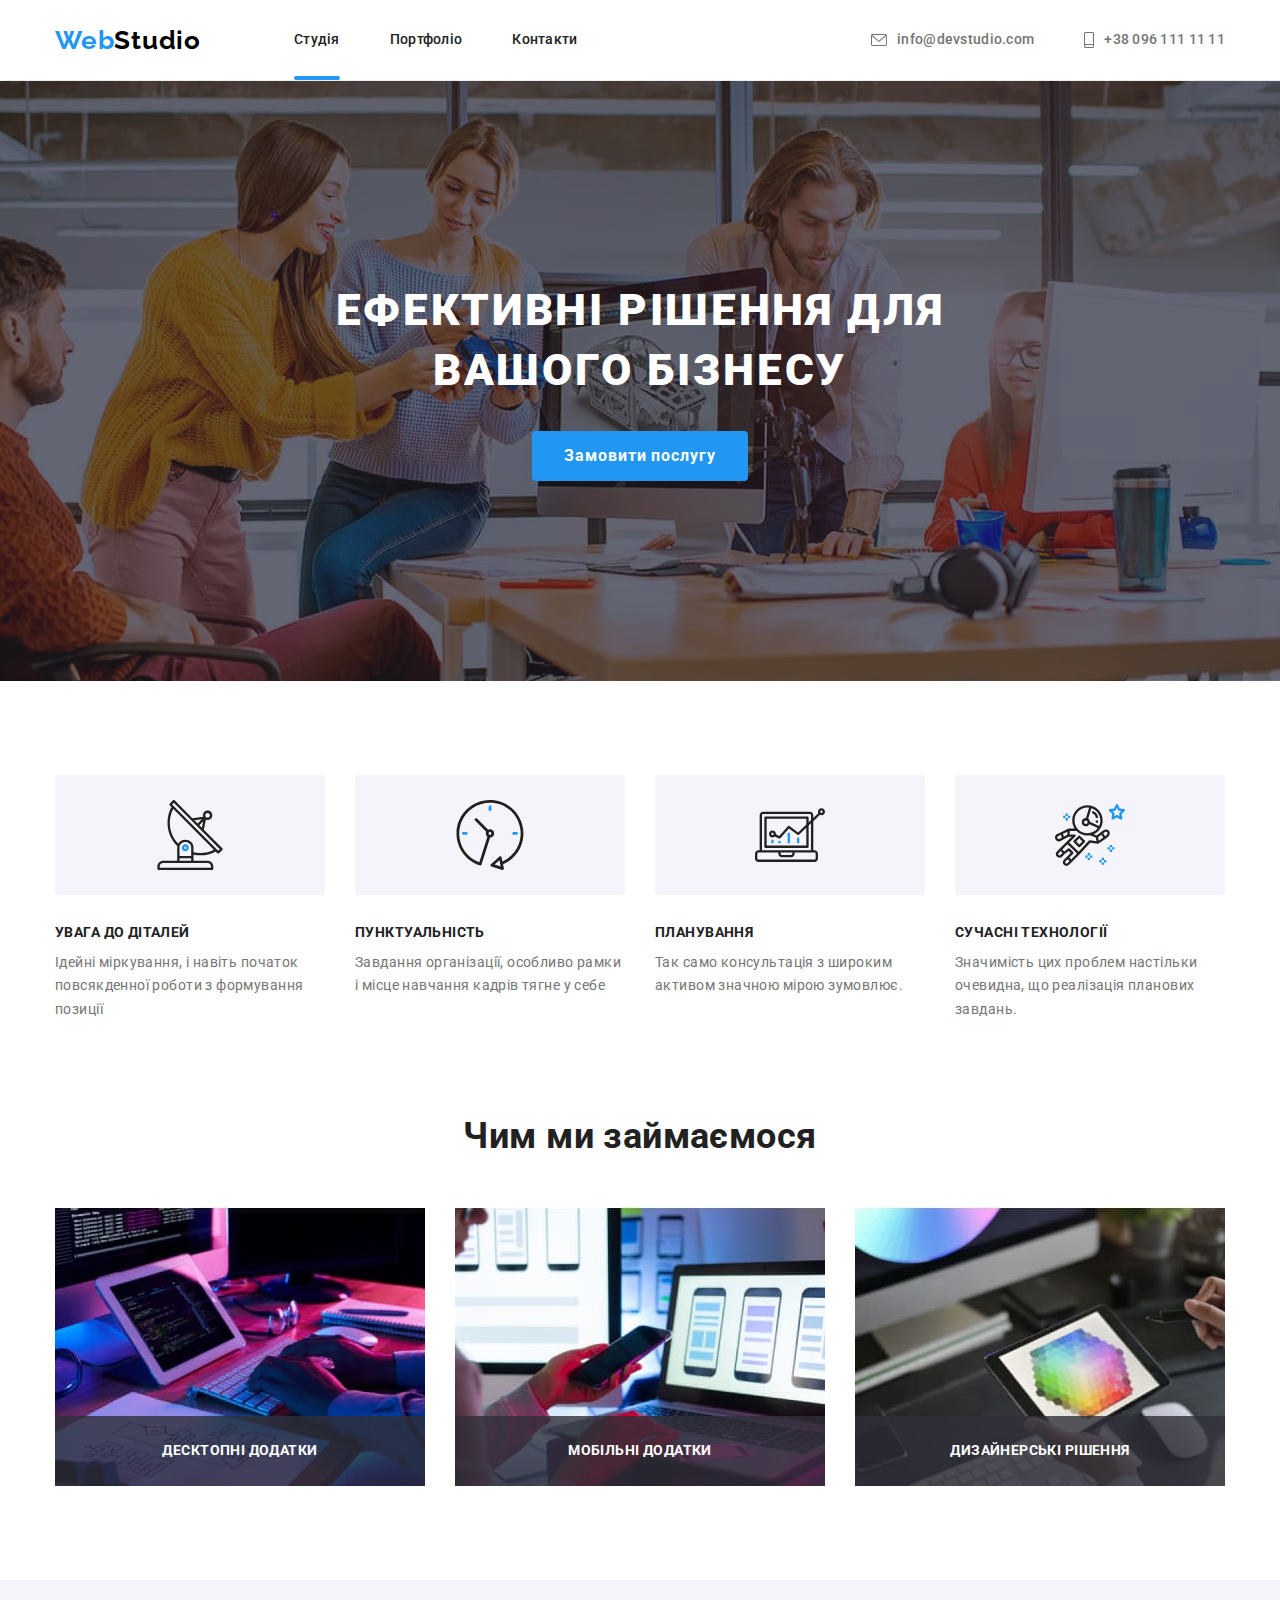
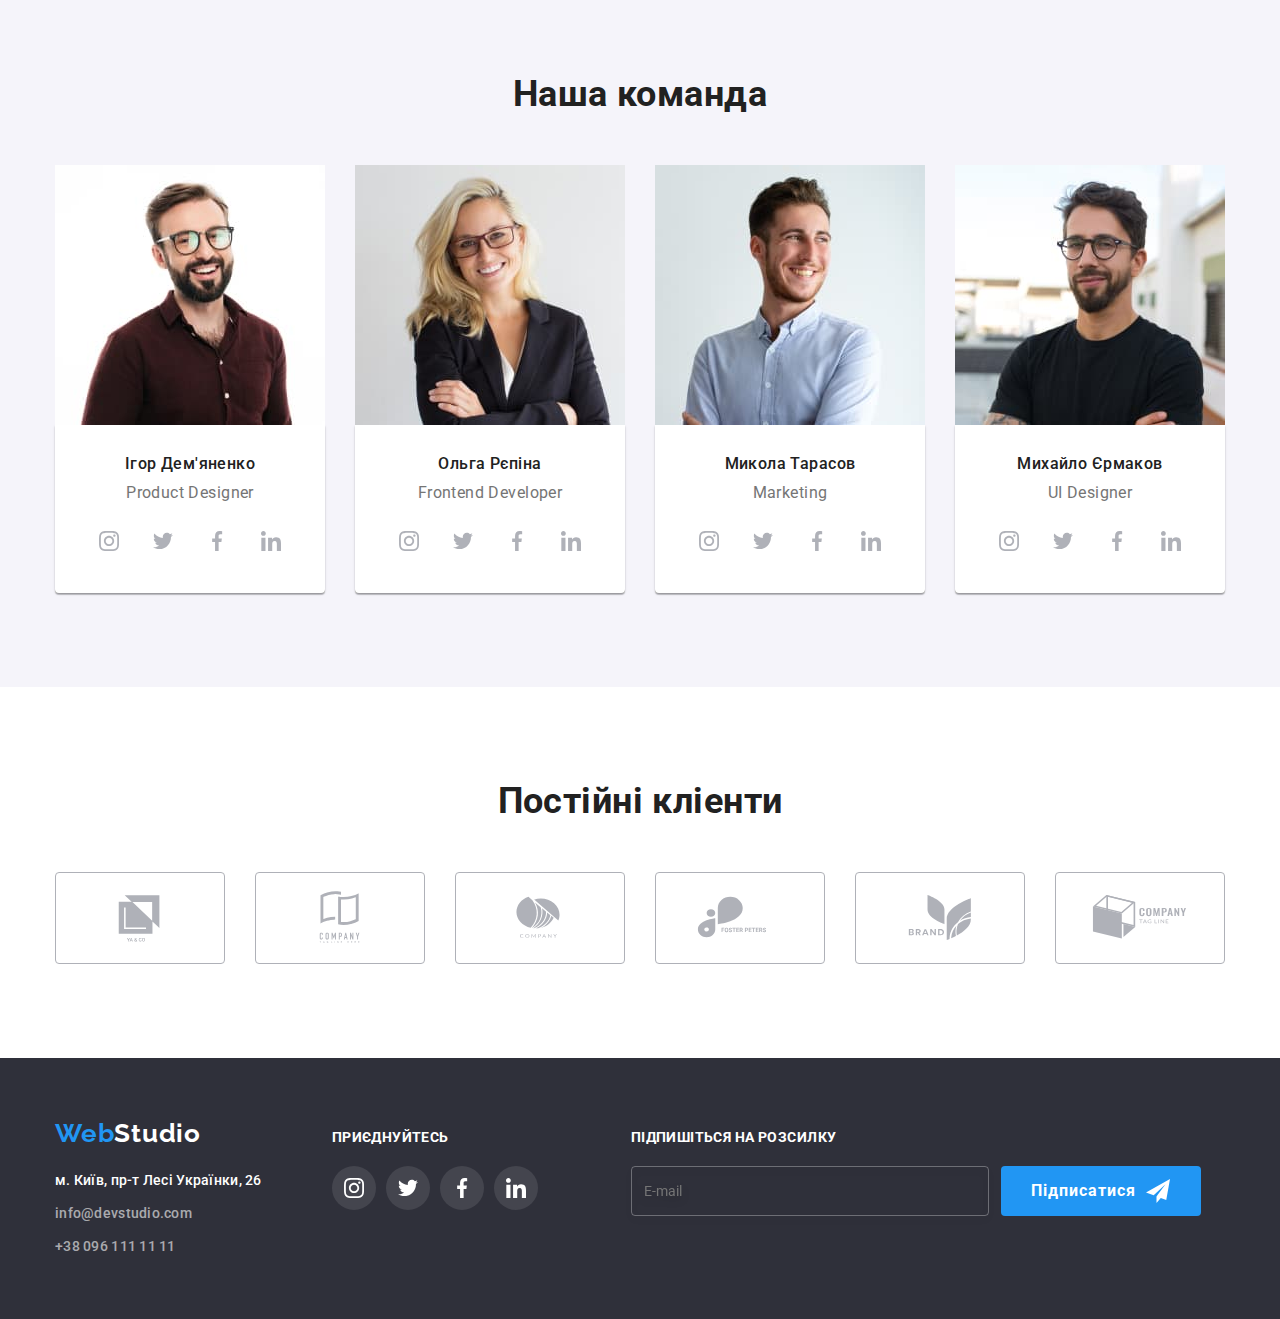
<file: index.html>
<!DOCTYPE html>
<html lang="uk">
<head>
    <meta charset="UTF-8">
    <meta name="viewport" content="width=device-width, initial-scale=1.0">
    <title>Webstudio</title>
    <link rel="preconnect" href="https://fonts.googleapis.com">
    <link rel="preconnect" href="https://fonts.gstatic.com" crossorigin>
    <link href="https://fonts.googleapis.com/css2?family=Raleway:wght@700&family=Roboto:wght@400;500;700;900&display=swap"
        rel="stylesheet">
    <link rel="stylesheet" href="https://cdn.jsdelivr.net/npm/modern-normalize@1.1.0/modern-normalize.min.css">
    <link rel="stylesheet" href="./css/main.min.css">
</head>
<body>
<!--Header-->
<header class="header">
    <div class="container header__envelope">
    <nav class="header__navigation">
    <a class="logo logo-head link" href="./index.html" lang="en">Web<span class="logo-header">Studio</span></a>
    <ul class="menu list">
        <li class="menu__item"><a class="menu__link menu__current link" href="./index.html">Студія</a></li>
        <li class="menu__item"><a class="menu__link link" href="./portfolio.html">Портфоліо</a></li>
        <li class="menu__item"><a class="menu__link link" href="#">Контакти</a></li>
    </ul>
</nav>
<ul class="list adress contacts-list">
<li class="contacts-list__item">
    <a class="contacts-list__link link" href="mailto:info@devstudio.com">
        <svg aria-label="іконка написати посилання на пошту" class="contacts-list__iconmail" width="16" height="12">
            <use href="./images/sprite.svg#icon-mail_header"></use>
        </svg>
        info@devstudio.com
</a>
</li>
<li class="contacts-list__item">
    <a class="contacts-list__link link" href="tel:+380961111111">
        <svg aria-label="іконка контактного телефона" class="contacts-list__icontel" width="10" height="16">
            <use href="./images/sprite.svg#icon-smartphone_header"></use>
        </svg>
        +38 096 111 11 11
    </a>
</li>
</ul>
</div>
</header>
<main>
<!--Banner with button-->
    <section class="banner">
        <div class="container">
            <div class="banner__box">
        <h1 class="banner__title">Ефективні рішення для вашого бізнесу</h1>
        <button class="banner__button" type="button" data-modal-open>Замовити послугу</button>
        </div>
        </div>
    </section>
<!--Advantages-->
    <section class="advantages">
       <div class="container"> 
     <h2 class="visually-hidden">Наші переваги</h2>
    <ul class="advantages-roster list">
        <li class="advantages-roster__item">
        <div class="backgraund">
            <svg aria-label="іконка з антеною" class="backgraund__icon">
                <use href="./images/sprite.svg#icon-antenna_banner"></use> 
            </svg>
            </div>
            <h3 class="advantages-roster__title">Увага до діталей</h3>
            <p class="advantages-roster__text">Ідейні міркування, і навіть початок повсякденної роботи з формування позиції</p>
        </li>
        <li class="advantages-roster__item">
        <div class="backgraund">
            <svg aria-label="іконка з часами" class="backgraund__icon">
                <use href="./images/sprite.svg#icon-clock_banner"></use> 
            </svg>
            </div>
            <h3 class="advantages-roster__title">Пунктуальність</h3>
            <p class="advantages-roster__text">Завдання організації, особливо рамки і місце навчання кадрів тягне у себе</p>
        </li>
        <li class="advantages-roster__item">
            <div class="backgraund">
                <svg aria-label="іконка з ноутбуком" class="backgraund__icon">
                <use href="./images/sprite.svg#icon-diagram_banner"></use> 
            </svg>
            </div>
              <h3 class="advantages-roster__title">Планування</h3>
            <p class="advantages-roster__text">Так само консультація з широким активом значною мірою зумовлює.</p>
        </li>
        <li class="advantages-roster__item">
            <div class="backgraund">
                <svg aria-label="іконка з космонавтом" class="backgraund__icon">
                <use href="./images/sprite.svg#icon-astronaut_header"></use> 
            </svg>
            </div>
            <h3 class="advantages-roster__title">Сучасні технології</h3>
            <p class="advantages-roster__text">Значимість цих проблем настільки очевидна, що реалізація планових завдань.</p>
        </li>
    </ul>
    </div>
    </section>
<!--About our-->
    <section class="products">
        <div class="container">
        <h2 class="title">Чим ми займаємося</h2>
            <ul class="products-work list">
                <li class="products-work__item">
                    <img class="products-work__img" src="./images/webdevelopment.jpg" alt="Розробник пише код" width="370">
                    <div class="products-work__overlay">
                        <p class="products-work__text">Десктопні додатки</p>
                    </div>
                </li>
                <li class="products-work__item">
                    <img class="products-work__img" src="./images/qa.jpg" alt="Тестувальник перевіряє відображення" width="370">
                    <div class="products-work__overlay">
                        <p class="products-work__text">Мобільні додатки</p>
                    </div>
                </li>
                <li class="products-work__item">
                    <img class="products-work__img" src="./images/webdesigner.jpg" alt="Дизайнер малює макет" width="370">
                    <div class="products-work__overlay">
                        <p class="products-work__text">Дизайнерські рішення</p>
                    </div>
                </li>
            </ul>
        </div>
    </section>
<!--About comandos-->
    <section class="our-comandos">
        <div class="container">
            <h2 class="comandos-title">Наша команда</h2>
            <ul class="comandos-team list">
                    <li class="comandos-list box-color">
                        <div class="comandos-box">
                        <img src="./images/productdesign.jpg" alt="продукт дизайнер" width="270">
                        <div class="work-position">
                        <h3 class="name">Ігор Дем'яненко</h3>
                        <p class="name-text" lang="en">Product Designer</p>
                        <ul class="social-list list">
                            <li class="social-list-item">
                                <a href="" class="social-list-link">
                                    <svg lang="en" aria-label="icon instagram" class="social-list-icon">
                                        <use href="./images/sprite.svg#icon-instagram"></use>
                                    </svg>    
                                </a>
                            </li>
                            <li class="social-list-item">
                                <a href="" class="social-list-link">
                                    <svg lang="en" aria-label="icon twitter" class="social-list-icon">
                                        <use href="./images/sprite.svg#icon-twitter"></use>
                                    </svg>    
                                </a>
                            </li>
                            <li class="social-list-item">
                                <a href="" class="social-list-link">
                                    <svg lang="en" aria-label="icon facebook" class="social-list-icon">
                                        <use href="./images/sprite.svg#icon-fb"></use>
                                    </svg>    
                                </a>
                            </li>
                            <li class="social-list-item">
                                <a href="" class="social-list-link">
                                    <svg lang="en" aria-label="icon linkedin" class="social-list-icon">
                                        <use href="./images/sprite.svg#icon-linkedin"></use>
                                    </svg>    
                                </a>
                            </li>
                        </ul>
                        </div>
                        </div>
                    </li>
                    <li class="comandos-list box-color">
                        <div class="comandos-box">
                        <img src="./images/frontdev.jpg" alt="фронтенд девелопер" width="270">
                        <div class="work-position">
                        <h3 class="name">Ольга Рєпіна</h3>
                        <p class="name-text" lang="en">Frontend Developer</p>
                        <ul class="social-list list">
                            <li class="social-list-item">
                                <a href="" class="social-list-link">
                                    <svg lang="en" aria-label="icon instagram" class="social-list-icon">
                                        <use href="./images/sprite.svg#icon-instagram"></use>
                                    </svg>    
                                </a>
                            </li>
                            <li class="social-list-item">
                                <a href="" class="social-list-link">
                                    <svg lang="en" aria-label="icon twitter" class="social-list-icon">
                                        <use href="./images/sprite.svg#icon-twitter"></use>
                                    </svg>    
                                </a>
                            </li>
                            <li class="social-list-item">
                                <a href="" class="social-list-link">
                                    <svg lang="en" aria-label="icon facebook" class="social-list-icon">
                                        <use href="./images/sprite.svg#icon-fb"></use>
                                    </svg>    
                                </a>
                            </li>
                            <li class="social-list-item">
                                <a href="" class="social-list-link">
                                    <svg lang="en" aria-label="icon linkedin" class="social-list-icon">
                                        <use href="./images/sprite.svg#icon-linkedin"></use>
                                    </svg>     
                                </a>
                            </li>
                        </ul>
                        </div>
                        </div>
                    </li>
                    <li class="comandos-list box-color">
                        <div class="comandos-box">
                        <img src="./images/marketing.jpg" alt="маркетинг" width="270">
                        <div class="work-position">
                        <h3 class="name">Микола Тарасов</h3>
                        <p class="name-text" lang="en">Marketing</p>
                        <ul class="social-list list">
                            <li class="social-list-item">
                              <a href="" class="social-list-link">
                                <svg lang="en" aria-label="icon instagram" class="social-list-icon">
                                 <use href="./images/sprite.svg#icon-instagram"></use>   
                                </svg>
                              </a>  
                            </li>
                            <li class="social-list-item">
                                <a href="" class="social-list-link">
                                    <svg lang="en" aria-label="icon twitter" class="social-list-icon">
                                        <use href="./images/sprite.svg#icon-twitter"></use>
                                    </svg>    
                                </a>
                            </li>
                            <li class="social-list-item">
                                <a href="" class="social-list-link">
                                    <svg lang="en" aria-label="icon facebook" class="social-list-icon">
                                        <use href="./images/sprite.svg#icon-fb"></use>
                                    </svg>    
                                </a>
                            </li>
                            <li class="social-list-item">
                                <a href="" class="social-list-link">
                                    <svg lang="en" aria-label="icon linkedin" class="social-list-icon">
                                        <use href="./images/sprite.svg#icon-linkedin"></use>
                                    </svg>     
                                </a>
                            </li>
                        </ul>
                        </div>
                        </div>
                    </li>
                    <li class="comandos-list box-color">
                        <div class="comandos-box">
                        <img src="./images/uidesigner.jpg" alt="юідизайнер" width="270">
                        <div class="work-position">
                        <h3 class="name">Михайло Єрмаков</h3>
                        <p class="name-text" lang="en">UI Designer</p>
                        <ul class="social-list list">
                            <li class="social-list-item">
                              <a href="" class="social-list-link">
                                <svg lang="en" aria-label="icon instagram" class="social-list-icon">
                                 <use href="./images/sprite.svg#icon-instagram"></use>   
                                </svg>
                              </a>  
                            </li>
                            <li class="social-list-item">
                                <a href="" class="social-list-link">
                                    <svg lang="en" aria-label="icon twitter" class="social-list-icon">
                                        <use href="./images/sprite.svg#icon-twitter"></use>
                                    </svg>    
                                </a>
                            </li>
                            <li class="social-list-item">
                                <a href="" class="social-list-link">
                                    <svg lang="en" aria-label="icon facebook" class="social-list-icon">
                                        <use href="./images/sprite.svg#icon-fb"></use>
                                    </svg>    
                                </a>
                            </li>
                            <li class="social-list-item">
                                <a href="" class="social-list-link">
                                    <svg lang="en" aria-label="icon linkedin" class="social-list-icon">
                                        <use href="./images/sprite.svg#icon-linkedin"></use>
                                    </svg>     
                                </a>
                            </li>
                        </div>
                        </div>
                    </li>
                </ul>
        </div>
    </section>
            </div>
    </section>
<!--Our-clients-->
<section class="section-clients">
    <div class="container">
        <h2 class="clients">Постійні кліенти</h2>
        <ul class="clients-list list">
            <li class="clients-item">
                <a href="" class="client-link">
                 <svg lang="en" aria-label="icon client" class="client-icon">
                    <use href="./images/sprite.svg#icon-Logo-1"></use>
                 </svg>   
                </a>
            </li>
            <li class="clients-item">
                <a href="" class="client-link">
                 <svg lang="en" aria-label="icon client" class="client-icon">
                    <use href="./images/sprite.svg#icon-Logo-2"></use>
                 </svg>   
                </a>
            </li>
            <li class="clients-item">
                <a href="" class="client-link">
                 <svg lang="en" aria-label="icon client" class="client-icon">
                    <use href="./images/sprite.svg#icon-Logo-3"></use>
                 </svg>   
                </a>
            </li>
            <li class="clients-item">
                <a href="" class="client-link">
                 <svg lang="en" aria-label="icon client" class="client-icon">
                    <use href="./images/sprite.svg#icon-Logo-4"></use>
                 </svg>   
                </a>
            </li>
            <li class="clients-item">
                <a href="" class="client-link">
                 <svg lang="en" aria-label="icon client" class="client-icon">
                    <use href="./images/sprite.svg#icon-Logo-5"></use>
                 </svg>   
                </a>
            </li>
            <li class="clients-item">
                <a href="" class="client-link">
                 <svg lang="en" aria-label="icon client" class="client-icon">
                    <use href="./images/sprite.svg#icon-Logo-6"></use>
                 </svg>   
                </a>
            </li>
        </ul>
    </div>
</section>
</main>
<!--Footer-->
<footer class="footer-color">
<div class="container footer-block">
    <div class="contacts-footer">
    <a class="logo link logo-indent" href="./index.html" lang="en">Web<span class="logo-footer">Studio</span></a>
    <address>
        <ul class="list">
        <li class="footer-list"><a class="adress link nav-contacts-footer" href="https://goo.gl/maps/qTSubEwmaGikRSsk8" target="_blank"
                rel="noreferer noopener nofollow">м. Київ, пр-т Лесі Українки, 26</a></li>
        <li class="footer-list"><a class="footer-contacts link nav-contacts-footer" href="mailto:info@devstudio.com">info@devstudio.com</a></li>
        <li class="footer-list"><a class="footer-contacts link nav-contacts-footer" href="tel:+380961111111">+38 096 111 11 11</a></li>
    </ul>
</address>
    </div>
    <div class="footer-social">
    <p class="follow">Приєднуйтесь</p>
    <ul class="social-list-footer list">
        <li class="social-list-item-footer">
            <a href="#" class="social-list-link-footer">
                <svg lang="en" aria-label="icon instagram" class="social-list-icon-footer">
                    <use href="./images/sprite.svg#icon-instagram"></use>
                </svg>
            </a>
        </li>
        <li class="social-list-item-footer">
            <a href="#" class="social-list-link-footer">
                <svg lang="en" aria-label="icon twitter" class="social-list-icon-footer">
                    <use href="./images/sprite.svg#icon-twitter"></use>
                </svg>
            </a>
        </li>
        <li class="social-list-item-footer">
            <a href="#" class="social-list-link-footer">
                <svg lang="en" aria-label="icon facebook" class="social-list-icon-footer">
                    <use href="./images/sprite.svg#icon-fb"></use>
                </svg>
            </a>
        </li>
        <li class="social-list-item-footer">
            <a href="#" class="social-list-link-footer">
                <svg lang="en" aria-label="icon linkedin" class="social-list-icon-footer">
                    <use href="./images/sprite.svg#icon-linkedin"></use>
                </svg>
            </a>
        </li>
    </ul>
    </div>
    <form class="mailing">
        <p class="mailing-text">Підпишіться на розсилку</p>
        <div class="mailing-box">
            <input type="email" name="email" placeholder="E-mail" class="mailing-input" required>
            <button type="submit" class="mailing-button">
                Підписатися
            <svg aria-label="icon send" class="icon-send">
                <use href="./images/sprite.svg#icon-icon-send"></use>
            </svg>
            </button>
        </div>
    </form>
</div>
</footer>
<!--Backdrop-->
  <div class="backdrop is-hidden" data-modal>
    <div class="modal">
        <button type="button" class="modal-close-button" data-modal-close>
            <svg class="modal-close-icon" width="18" height="18">
                <use href="./images/sprite.svg#icon-backdrop-btn"></use>
            </svg>    
        </button>
        <p class="modal-title">Залиште свої дані, ми вам передзвонимо</p>
        <form class="modal-form">
            <label class="modal-form-field">
                <span class="modal-form-name">Ім'я</span>
                <span class="modal-form-input-wrapper">
                <input 
                type="text" 
                class="modal-from-input" 
                pattern="[a-zA-Za-яА-ЯіІїЇ]+"
                title="xxxxxx xxxxxxxx" 
                name="user_name"/>
                <svg class="modal-form-icon" width="18" height="18">
                    <use href="./images/sprite.svg#icon-person"></use>
                </svg>
                </span> 
            </label>
            <label class="modal-form-field">
                <span class="modal-form-name">Телефон</span>
                <span class="modal-form-input-wrapper">
                <input 
                type="tel" 
                class="modal-from-input" 
                pattern="[0-9]{3}-[0-9]{3}-[0-9]{2}-[0-9]{2}"
                title="xxx-xxx-xx-xx"
                name="user_phone"/>
                <svg class="modal-form-icon" width="18" height="18">
                    <use href="./images/sprite.svg#icon-phone"></use>
                </svg>
                </span>
            </label>
            <label class="modal-form-field">
                <span class="modal-form-name">Пошта</span>
                 <span class="modal-form-input-wrapper">
                <input 
                type="email" 
                class="modal-from-input"
                title="xx@xx.xx"
                name="user_email"/>
                <svg class="modal-form-icon" width="18" height="18">
                    <use href="./images/sprite.svg#icon-email"></use>
                </svg>
                </span>
            </label>
            <label class="modal-form-field">
                <span class="modal-form-name">Коментар</span>
                <textarea name="user_text" class="modal-form-message" placeholder="Введіть текст"></textarea>
            </label>
            <label class="modal-form-check">
                <input type="checkbox" class="modal-check" name="user_policy" required/>
                <svg class="modal-form-own-check">
                    <use class="modal-form-own-icon" href="./images/sprite.svg#icon-icon-check"></use>
                </svg>
                Погоджуюся з розсилкою та приймаю&nbsp;<a class="modal-form-own-text" href="">Умови договору</a>
            </label>
            <button type="submit" class="modal-form-send">Відправити</button>
        </form>
    </div> 
  </div>
  <script src="./js/modal.js"></script>
</body>
</html>
</file>
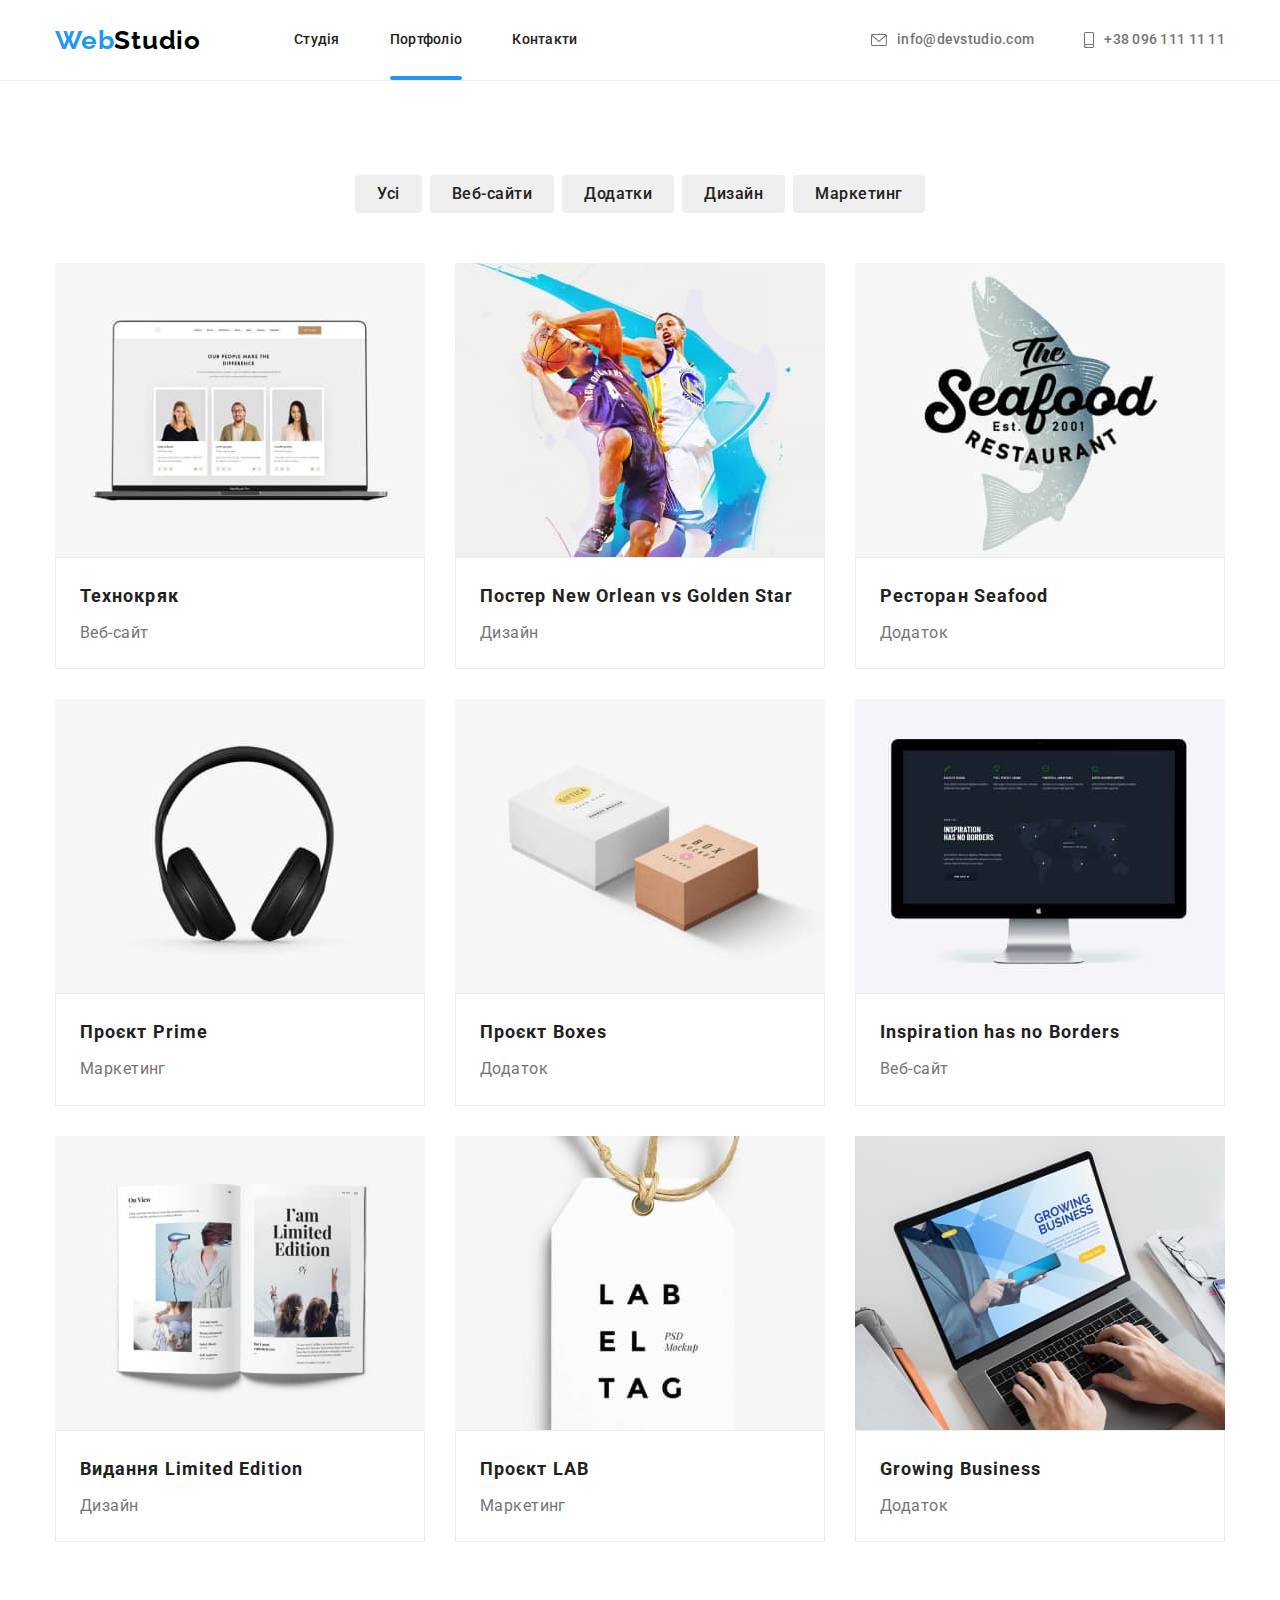
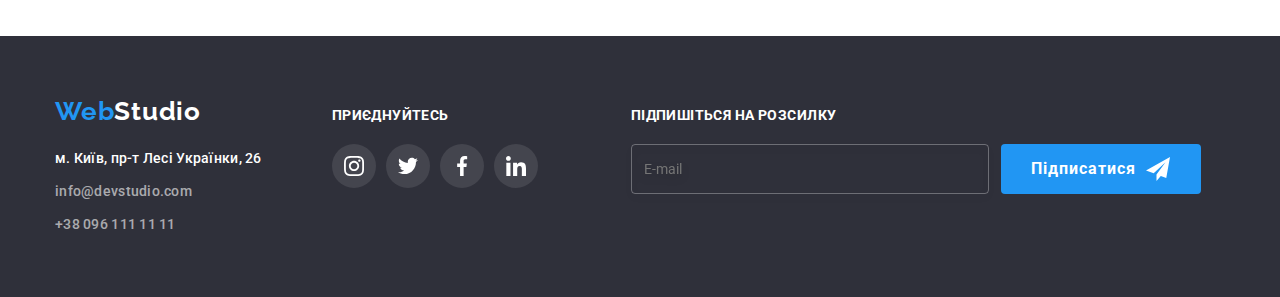
<file: portfolio.html>
<!DOCTYPE html>
<html lang="uk">
  <head>
    <meta charset="UTF-8" />
    <meta http-equiv="X-UA-Compatible" content="IE=edge" />
    <meta name="viewport" content="width=device-width, initial-scale=1.0" />
    <title>Портфоліо</title>
    <link rel="preconnect" href="https://fonts.googleapis.com" />
    <link rel="preconnect" href="https://fonts.gstatic.com" crossorigin />
    <link
      href="https://fonts.googleapis.com/css2?family=Raleway:wght@700&family=Roboto:wght@400;500;700;900&display=swap"
      rel="stylesheet"
    />
    <link
      rel="stylesheet"
      href="https://cdn.jsdelivr.net/npm/modern-normalize@1.1.0/modern-normalize.min.css"
    />
    <link rel="stylesheet" href="./css/main.min.css" />
  </head>
  <body>
    <!--Header-->
    <header class="header">
      <div class="container header__envelope">
        <nav class="header__navigation">
          <a class="logo logo-head link" href="./index.html" lang="en"
            >Web<span class="logo-header">Studio</span></a
          >
          <ul class="menu list">
            <li class="menu__item">
              <a class="menu__link link" href="./index.html">Студія</a>
            </li>
            <li class="menu__item">
              <a class="menu__link menu__current link" href="./portfolio.html"
                >Портфоліо</a
              >
            </li>
            <li class="menu__item">
              <a class="menu__link link" href="#">Контакти</a>
            </li>
          </ul>
        </nav>
        <ul class="list adress contacts-list">
          <li class="contacts-list__item">
            <a
              class="contacts-list__link link"
              href="mailto:info@devstudio.com"
            >
              <svg
                aria-label="іконка написати посилання на пошту"
                class="contacts-list__iconmail"
                width="16"
                height="12"
              >
                <use href="./images/sprite.svg#icon-mail_header"></use>
              </svg>
              info@devstudio.com
            </a>
          </li>
          <li class="contacts-list__item">
            <a class="contacts-list__link link" href="tel:+380961111111">
              <svg
                aria-label="іконка контактного телефона"
                class="contacts-list__icontel"
                width="10"
                height="16"
              >
                <use href="./images/sprite.svg#icon-smartphone_header"></use>
              </svg>
              +38 096 111 11 11
            </a>
          </li>
        </ul>
      </div>
    </header>
    <main>
      <!--Button-filter-portfolio-->
      <section class="portfolio">
        <div class="container">
          <h1 class="visually-hidden">Портфоліо</h1>
          <ul class="portfolio-btn-roster list">
            <li class="portfolio-item">
              <button type="button" class="button-portfolio">Усі</button>
            </li>
            <li class="portfolio-item">
              <button type="button" class="button-portfolio">Веб-сайти</button>
            </li>
            <li class="portfolio-item">
              <button type="button" class="button-portfolio">Додатки</button>
            </li>
            <li class="portfolio-item">
              <button type="button" class="button-portfolio">Дизайн</button>
            </li>
            <li class="portfolio-item">
              <button type="button" class="button-portfolio">Маркетинг</button>
            </li>
          </ul>
          <!--Portfolio-->
          <ul class="portfolio-work list">
            <li class="port-box">
              <a class="port-link link" href="">
                <div class="portfolio-block">
                  <img
                    src="./images/websitetechnokryak.jpg"
                    alt="веб-сайт"
                    width="370"
                    class="portfolio-link"
                  />
                  <div class="overlay-portfolio">
                    <p class="overlay-text">
                      Ресурс пропонує комплексні пропозиції з різним рівнем
                      функціоналу та сервісів. Все це дозволить відвідувачу
                      отримати вичерпні відомості про компанію чи приватну
                      особу.
                    </p>
                  </div>
                </div>
                <div class="portfolio-box">
                  <h2 class="portfolio-title">Технокряк</h2>
                  <p class="portfolio-info">Веб-сайт</p>
                </div>
              </a>
            </li>
            <li class="port-box">
              <a class="port-link link" href="">
                <div class="portfolio-block">
                  <img
                    src="./images/designposter.jpg"
                    alt="постер"
                    width="370"
                    class="portfolio-link"
                  />
                  <div class="overlay-portfolio">
                    <p class="overlay-text">
                      Ресурс пропонує комплексні пропозиції з різним рівнем
                      функціоналу та сервісів. Все це дозволить відвідувачу
                      отримати вичерпні відомості про компанію чи приватну
                      особу.
                    </p>
                  </div>
                </div>
                <div class="portfolio-box">
                  <h2 class="portfolio-title">
                    Постер New Orlean vs Golden Star
                  </h2>
                  <p class="portfolio-info">Дизайн</p>
                </div>
              </a>
            </li>
            <li class="port-box">
              <a class="port-link link" href="">
                <div class="portfolio-block">
                  <img
                    src="./images/applicationrestoran.jpg"
                    alt="лого ресторану"
                    width="370"
                    class="portfolio-link"
                  />
                  <div class="overlay-portfolio">
                    <p class="overlay-text">
                      Ресурс пропонує комплексні пропозиції з різним рівнем
                      функціоналу та сервісів. Все це дозволить відвідувачу
                      отримати вичерпні відомості про компанію чи приватну
                      особу.
                    </p>
                  </div>
                </div>
                <div class="portfolio-box">
                  <h2 class="portfolio-title">Ресторан Seafood</h2>
                  <p class="portfolio-info">Додаток</p>
                </div>
              </a>
            </li>
            <li class="port-box">
              <a class="port-link link" href="">
                <div class="portfolio-block">
                  <img
                    src="./images/marketingproject.jpg"
                    alt="навушники"
                    width="370"
                    class="portfolio-link"
                  />
                  <div class="overlay-portfolio">
                    <p class="overlay-text">
                      Ресурс пропонує комплексні пропозиції з різним рівнем
                      функціоналу та сервісів. Все це дозволить відвідувачу
                      отримати вичерпні відомості про компанію чи приватну
                      особу.
                    </p>
                  </div>
                </div>
                <div class="portfolio-box">
                  <h2 class="portfolio-title">Проєкт Prime</h2>
                  <p class="portfolio-info">Маркетинг</p>
                </div>
              </a>
            </li>
            <li class="port-box">
              <a class="port-link link" href="">
                <div class="portfolio-block">
                  <img
                    src="./images/applicationproject.jpg"
                    alt="коробка"
                    width="370"
                    class="portfolio-link"
                  />
                  <div class="overlay-portfolio">
                    <p class="overlay-text">
                      Ресурс пропонує комплексні пропозиції з різним рівнем
                      функціоналу та сервісів. Все це дозволить відвідувачу
                      отримати вичерпні відомості про компанію чи приватну
                      особу.
                    </p>
                  </div>
                </div>
                <div class="portfolio-box">
                  <h2 class="portfolio-title">Проєкт Boxes</h2>
                  <p class="portfolio-info">Додаток</p>
                </div>
              </a>
            </li>
            <li class="port-box">
              <a class="port-link link" href="">
                <div class="portfolio-block">
                  <img
                    src="./images/website.jpg"
                    alt="компьютер"
                    width="370"
                    class="portfolio-link"
                  />
                  <div class="overlay-portfolio">
                    <p class="overlay-text">
                      Ресурс пропонує комплексні пропозиції з різним рівнем
                      функціоналу та сервісів. Все це дозволить відвідувачу
                      отримати вичерпні відомості про компанію чи приватну
                      особу.
                    </p>
                  </div>
                </div>
                <div class="portfolio-box">
                  <h2 class="portfolio-title">Inspiration has no Borders</h2>
                  <p class="portfolio-info">Веб-сайт</p>
                </div>
              </a>
            </li>
            <li class="port-box">
              <a class="port-link link" href="">
                <div class="portfolio-block">
                  <img
                    src="./images/designpublishing.jpg"
                    alt="журнал"
                    width="370"
                    class="portfolio-link"
                  />
                  <div class="overlay-portfolio">
                    <p class="overlay-text">
                      Ресурс пропонує комплексні пропозиції з різним рівнем
                      функціоналу та сервісів. Все це дозволить відвідувачу
                      отримати вичерпні відомості про компанію чи приватну
                      особу.
                    </p>
                  </div>
                </div>
                <div class="portfolio-box">
                  <h2 class="portfolio-title">Видання Limited Edition</h2>
                  <p class="portfolio-info">Дизайн</p>
                </div>
              </a>
            </li>
            <li class="port-box">
              <a class="port-link link" href="">
                <div class="portfolio-block">
                  <img
                    src="./images/marketingprlab.jpg"
                    alt="стікер"
                    width="370"
                    class="portfolio-link"
                  />
                  <div class="overlay-portfolio">
                    <p class="overlay-text">
                      Ресурс пропонує комплексні пропозиції з різним рівнем
                      функціоналу та сервісів. Все це дозволить відвідувачу
                      отримати вичерпні відомості про компанію чи приватну
                      особу.
                    </p>
                  </div>
                </div>
                <div class="portfolio-box">
                  <h2 class="portfolio-title">Проєкт LAB</h2>
                  <p class="portfolio-info">Маркетинг</p>
                </div>
              </a>
            </li>
            <li class="port-box">
              <a class="port-link link" href="">
                <div class="portfolio-block">
                  <img
                    src="./images/appgrowing.jpg"
                    alt="ноутбук"
                    width="370"
                    class="portfolio-link"
                  />
                  <div class="overlay-portfolio">
                    <p class="overlay-text">
                      Ресурс пропонує комплексні пропозиції з різним рівнем
                      функціоналу та сервісів. Все це дозволить відвідувачу
                      отримати вичерпні відомості про компанію чи приватну
                      особу.
                    </p>
                  </div>
                </div>
                <div class="portfolio-box">
                  <h2 class="portfolio-title">Growing Business</h2>
                  <p class="portfolio-info">Додаток</p>
                </div>
              </a>
            </li>
          </ul>
        </div>
      </section>
    </main>
    <!--Footer-->
    <footer class="footer-color">
      <div class="container footer-block">
        <div class="contacts-footer">
          <a class="logo link logo-indent" href="./index.html" lang="en"
            >Web<span class="logo-footer">Studio</span></a
          >
          <address>
            <ul class="list">
              <li class="footer-list">
                <a
                  class="adress link nav-contacts-footer"
                  href="https://goo.gl/maps/qTSubEwmaGikRSsk8"
                  target="_blank"
                  rel="noreferer noopener nofollow"
                  >м. Київ, пр-т Лесі Українки, 26</a
                >
              </li>
              <li class="footer-list">
                <a
                  class="footer-contacts link nav-contacts-footer"
                  href="mailto:info@devstudio.com"
                  >info@devstudio.com</a
                >
              </li>
              <li class="footer-list">
                <a
                  class="footer-contacts link nav-contacts-footer"
                  href="tel:+380961111111"
                  >+38 096 111 11 11</a
                >
              </li>
            </ul>
          </address>
        </div>
        <div class="footer-social">
          <p class="follow">Приєднуйтесь</p>
          <ul class="social-list-footer list">
            <li class="social-list-item-footer">
              <a href="#" class="social-list-link-footer">
                <svg
                  lang="en"
                  aria-label="icon instagram"
                  class="social-list-icon-footer"
                >
                  <use href="./images/sprite.svg#icon-instagram"></use>
                </svg>
              </a>
            </li>
            <li class="social-list-item-footer">
              <a href="#" class="social-list-link-footer">
                <svg
                  lang="en"
                  aria-label="icon twitter"
                  class="social-list-icon-footer"
                >
                  <use href="./images/sprite.svg#icon-twitter"></use>
                </svg>
              </a>
            </li>
            <li class="social-list-item-footer">
              <a href="#" class="social-list-link-footer">
                <svg
                  lang="en"
                  aria-label="icon facebook"
                  class="social-list-icon-footer"
                >
                  <use href="./images/sprite.svg#icon-fb"></use>
                </svg>
              </a>
            </li>
            <li class="social-list-item-footer">
              <a href="#" class="social-list-link-footer">
                <svg
                  lang="en"
                  aria-label="icon linkedin"
                  class="social-list-icon-footer"
                >
                  <use href="./images/sprite.svg#icon-linkedin"></use>
                </svg>
              </a>
            </li>
          </ul>
        </div>
        <form class="mailing">
          <p class="mailing-text">Підпишіться на розсилку</p>
          <div class="mailing-box">
            <input
              type="email"
              name="email"
              placeholder="E-mail"
              class="mailing-input"
              required
            />
            <button type="submit" class="mailing-button">
              Підписатися
              <svg class="icon-send">
                <use href="./images/sprite.svg#icon-icon-send"></use>
              </svg>
            </button>
          </div>
        </form>
      </div>
    </footer>
  </body>
</html>
</file>
<file: css/main.min.css>
:root{--accent-color: #2196F3;--text-title-color: #212121;--text-color: #757575;--banner-color: #2F303A;--white-color: #FFFFFF;--button-colour: #188CE8;--border-header: #ECECEC;--comandos-color: #F5F4FA;--portfolio-box: #EEEEEE;--banner-bg-color: #C4C4C4;--icon-color: #AFB1B8;--bg-color-text: rgba(47, 48, 58, 0.8);--bg-color-icon: rgba(255, 255, 255, 0.1);--backdrop-color: rgba(0, 0, 0, 0.2);--timing-function: cubic-bezier(0.4, 0, 0.2, 1);--overlay-portfolio: rgba(33, 150, 243, 0.9);--primery-font: "Roboto", sans-serif}.visually-hidden{position:absolute;white-space:nowrap;width:1px;height:1px;overflow:hidden;border:0;padding:0;clip:rect(0 0 0 0);clip-path:inset(50%)}h1,h2,h3,h4,p{margin-top:0;margin-bottom:0}ul,ol{margin-top:0;margin-bottom:0;padding-left:0}.link{text-decoration:none}.list{list-style:none}img{display:block}body{font-family:var(--primery-font);font-size:14px;letter-spacing:.03em;line-height:1.14}.container{width:1200px;margin-left:auto;margin-right:auto;padding-left:15px;padding-right:15px}.banner__button{font-family:"Roboto",sans-serif;font-style:normal;font-weight:700;font-size:16px;line-height:1.87;display:block;padding:10px 32px;border-radius:4px;border:none;margin-right:auto;margin-left:auto;letter-spacing:.06em;cursor:pointer;background-color:var(--accent-color);color:var(--white-color);transition:background-color 250ms var(--timing-function)}.banner__button:hover,.banner__button:focus{background-color:var(--button-colour);box-shadow:0px 4px 4px rgba(0,0,0,.15);border-radius:4px}.logo-header{color:#000;padding-top:24px;padding-bottom:24px}.logo{font-family:"Raleway",sans-serif;font-weight:700;font-size:26px;line-height:1.19;letter-spacing:.03em;color:var(--accent-color)}.logo-head{margin-right:93px}.logo-footer{color:var(--white-color)}.logo-indent{margin-bottom:20px;display:block}.backdrop{position:fixed;top:0;left:0;z-index:100;width:100%;height:100%;background-color:var(--backdrop-color);transition:opacity 250ms var(--timing-function),visibility 250ms var(--timing-function)}.backdrop.is-hidden{visibility:hidden;opacity:0;pointer-events:none}.modal{position:absolute;top:50%;left:50%;transform:translate(-50%, -50%);width:528px;height:580px;padding:40px;background-color:var(--white-color);box-shadow:0px 1px 3px rgba(0,0,0,.12),0px 1px 1px rgba(0,0,0,.14),0px 2px 1px rgba(0,0,0,.2);border-radius:4px}.modal-close-button{position:absolute;top:8px;right:8px;display:flex;align-items:center;justify-content:center;width:30px;height:30px;border-radius:50%;background-color:rgba(0,0,0,0);border:1px solid rgba(0,0,0,.1);padding:0px;transition:border 250ms var(--timing-function)}.modal-close-button:hover,.modal-close-button:focus{border:1px solid var(--accent-color)}.modal-close-icon{transition:fill 250ms var(--timing-function)}.modal-close-icon:focus,.modal-close-icon:hover{cursor:pointer;fill:var(--accent-color)}.modal-title{font-family:var(--primery-font);font-style:normal;font-weight:700;font-size:20px;line-height:1,15;text-align:center;letter-spacing:.03em;margin-bottom:12px;color:var(--text-title-color)}.modal-form{display:flex;flex-direction:column}.modal-from-input{width:100%;height:40px;cursor:pointer;padding-left:42px;border-radius:4px;border:1px solid rgba(33,33,33,.2);transition:border-color 250ms var(--timing-function)}.modal-from-input:focus{outline:none;border-color:var(--accent-color)}.modal-form-icon{position:absolute;top:50%;left:12px;transform:translateY(-50%);display:block;fill:var(--text-title-color);transition:fill 250ms var(--timing-function)}.modal-from-input:focus+.modal-form-icon{fill:var(--accent-color)}.modal-form-name{display:block;margin-bottom:4px;font-family:var(--primery-font);font-style:normal;font-weight:400;font-size:12px;line-height:1,16;letter-spacing:.01em;color:var(--text-color)}.modal-form-field{margin-bottom:10px}.modal-form-input-wrapper{position:relative;display:block}.modal-form-message{display:block;width:100%;height:96px;border-radius:4px;border:1px solid rgba(33,33,33,.2);padding-left:16px;padding-right:16px;padding-top:12px;padding-bottom:12px;resize:none;cursor:pointer;transition:border-color 250ms var(--timing-function)}.modal-form-message:focus{outline:none;border-color:var(--accent-color)}.modal-form-message::placeholder{color:rgba(117,117,117,.5);font-size:12px}.modal-form-own-check{width:16px;height:15px;border-radius:2px;border:1px solid var(--text-title-color);cursor:pointer;margin-right:7px}.modal-check:checked+.modal-form-own-check{background-color:var(--accent-color);border:none}.modal-check:focus+.modal-form-own-check{box-shadow:0 0 0 2px var(--accent-color)}.modal-form-own-icon{display:none;fill:var(--white-color)}.modal-check:checked+.modal-form-own-check .modal-form-own-icon{display:block}.modal-check{appearance:none;position:absolute}.modal-form-check{display:flex;align-items:center;margin-bottom:25px;justify-content:center}.modal-form-send{width:200px;height:50px;font-family:"Roboto",sans-serif;font-style:normal;font-weight:700;font-size:16px;line-height:1.87;display:block;padding:10px 32px;border-radius:4px;border:none;margin-right:auto;margin-left:auto;letter-spacing:.06em;cursor:pointer;background-color:var(--accent-color);color:var(--white-color);transition:background-color 250ms var(--timing-function)}.modal-form-send:hover,.modal-form-send:focus{background-color:var(--button-colour);box-shadow:0px 4px 4px rgba(0,0,0,.15);border-radius:4px}.modal-form-own-text{color:var(--accent-color)}.header{border-bottom:1px solid var(--border-header)}.contacts-list__iconmail{margin-right:10px;fill:currentColor}.contacts-list__icontel{margin-right:10px;fill:currentColor}.menu__link{position:relative;font-weight:500;letter-spacing:.02em;padding-top:32px;padding-bottom:32px;display:inline-block;color:var(--text-title-color);transition:color 250ms var(--timing-function) linear}.menu__link:hover,.menu__link:focus,.current{color:var(--accent-color)}.menu__current::after{content:"";position:absolute;left:0;bottom:0;display:inline-block;width:100%;height:4px;background-color:var(--accent-color);border-radius:2px;transition:color 250ms var(--timing-function)}.contacts-list__link{display:flex;align-items:center;font-weight:500;letter-spacing:.02em;padding-top:32px;padding-bottom:32px;line-height:1.14;color:var(--text-color);transition:color 250ms var(--timing-function)}.contacts-list__link:hover,.contacts-list__link:focus,.contacts-list__link .current{color:var(--accent-color)}.contacts-list__item:not(:last-child){margin-right:50px;line-height:1.14}.menu{display:flex;align-items:center;column-gap:50px}.contacts-list{display:flex;align-items:center;margin-left:auto}.header__envelope{display:flex;align-items:center}.header__navigation{display:flex;align-items:center}.banner{padding-top:200px;padding-bottom:200px;background-color:var(--banner-bg-color);background-image:linear-gradient(rgba(47, 48, 58, 0.4), rgba(47, 48, 58, 0.4)),url(../images/banner_main.jpg);background-repeat:no-repeat;background-position:center;background-size:1600px}.banner__box{width:696px;text-align:center;margin-right:auto;margin-left:auto}.overlay{max-width:1600px;height:600px;margin-left:auto;margin-right:auto;background-image:linear-gradient(to right, rgba(47, 48, 58, 0.4), rgba(47, 48, 58, 0.4)),url(../images/banner_main.jpg);background-repeat:no-repeat;background-position:center;background-size:cover}.banner__title{font-style:normal;font-weight:900;font-size:44px;line-height:1.36;text-align:center;letter-spacing:.06em;text-transform:uppercase;margin-left:auto;margin-right:auto;margin-bottom:30px;color:var(--white-color)}.advantages{padding-top:94px}.advantages-roster{display:flex;gap:30px}.backgraund{display:flex;background-color:var(--comandos-color);width:270px;height:120px;align-items:center;justify-content:center;margin-bottom:30px;border:none;border-radius:4px}.backgraund__icon{width:70px;height:70px}.advantages-roster__item{flex-basis:calc((100% - 90px)/4)}.advantages-roster__title{font-style:normal;font-weight:700;font-size:14px;text-transform:uppercase;margin-bottom:10px;color:var(--text-title-color)}.advantages-roster__text{font-style:normal;line-height:1.71;color:var(--text-color)}.products{padding-top:94px;padding-bottom:94px}.title,.clients,.comandos-title{font-style:normal;font-weight:700;font-size:36px;text-align:center;margin-bottom:50px;color:var(--text-title-color)}.products-work{display:flex;align-items:center}.products-work__item{position:relative}.products-work__item:not(:last-child){margin-right:30px}.products-work__overlay{position:absolute;bottom:0%;left:0%;width:100%;height:70px;background-color:var(--bg-color-text);display:flex;align-items:center;justify-content:center}.products-work__img{display:block}.products-work__text{font-family:"Roboto",sans-serif;font-weight:700;font-size:14px;line-height:1,14;text-align:center;text-transform:uppercase;color:var(--white-color)}.our-comandos{padding-bottom:94px;padding-top:94px;background-color:var(--comandos-color)}.comandos-team{display:flex;align-items:center}.comandos-list:not(:last-child){margin-right:30px}.box-color{background-color:var(--white-color)}.work-position{padding-top:30px;padding-bottom:30px;padding-left:30px;padding-right:30px;box-shadow:0px 1px 3px rgba(0,0,0,.12),0px 1px 1px rgba(0,0,0,.14),0px 2px 1px rgba(0,0,0,.2);border-radius:0px 0px 4px 4px}.social-list-icon{width:20px;height:20px}.social-list,.social-list-footer{display:flex;align-items:center;justify-content:center;column-gap:10px}.social-list-link{display:flex;align-items:center;justify-content:center;width:44px;height:44px;border-radius:50%;fill:var(--icon-color);background-color:var(--white-color);transition:background-color 250ms var(--timing-function),fill 250ms var(--timing-function)}.social-list-link:hover,.social-list-link:focus{fill:var(--white-color);background-color:var(--accent-color)}.name{font-style:normal;font-weight:500;font-size:16px;line-height:1.18;text-align:center;margin-bottom:10px;color:var(--text-title-color)}.name-text{font-style:normal;font-size:16px;line-height:1.18;text-align:center;color:var(--text-color);margin-bottom:16px}.section-clients{padding-top:94px;padding-bottom:94px}.clients-list{display:flex;justify-content:center;gap:30px}.client-link{display:flex;align-items:center;justify-content:center;width:170px;height:92px;border:1px solid var(--icon-color);border-radius:4px;color:var(--icon-color);transition:color 250ms var(--timing-function),border-color 250ms var(--timing-function)}.client-link:hover,.client-link:focus{border-color:var(--accent-color);color:var(--accent-color)}.client-icon{fill:currentColor;width:106px;height:60px}.portfolio-work{display:flex;gap:30px;align-items:center;flex-wrap:wrap}.port-link{display:block}.port-link:hover,.port-link:focus{box-shadow:0px 1px 1px rgba(0,0,0,.12),0px 4px 4px rgba(0,0,0,.06),1px 4px 6px rgba(0,0,0,.16)}.portfolio-block{position:relative;overflow:hidden}.portfolio-title{font-weight:700;font-size:18px;line-height:2;letter-spacing:.06em;margin-bottom:4px;color:var(--text-title-color)}.portfolio-info{font-size:16px;line-height:1.9;color:var(--text-color)}.portfolio-box{padding:20px 24px;border:1px solid var(--portfolio-box)}.overlay-portfolio{position:absolute;top:0;left:0;height:100%;width:100%;background-color:var(--overlay-portfolio);opacity:.9;color:var(--white-color);padding:63px 24px;overflow:hidden;transform:translateY(101%);transition:transform 250ms var(--timing-function),backgraund-color 250ms var(--timing-function)}.port-link:hover .overlay-portfolio,.port-link:focus .overlay-portfolio{transform:translateY(0%)}.overlay-text{font-style:normal;font-size:18px;line-height:1.56;color:var(--white-color)}.portfolio{padding-top:94px;padding-bottom:94px}.portfolio-btn-roster{display:flex;align-items:center;justify-content:center;margin-bottom:50px}.portfolio-item:not(:last-child){margin-right:8px}.button-portfolio{font-family:"Roboto",sans-serif;font-weight:500;font-size:16px;line-height:1.62;text-align:center;letter-spacing:.03em;padding:6px 22px;margin-left:auto;border:none;border-radius:4px;color:var(--text-title-color);transition:color 250ms var(--timing-function),background-color 250ms var(--timing-function),box-shadow 250ms var(--timing-function),border-radius 250ms var(--timing-function)}.button-portfolio:hover,.button-portfolio:focus{background-color:var(--accent-color);color:var(--white-color);box-shadow:0px 3px 1px rgba(0,0,0,.1),0px 1px 2px rgba(0,0,0,.08),0px 2px 2px rgba(0,0,0,.12);border-radius:4px}.button-portfolio,.hero-button{cursor:pointer}.footer-block{display:flex;align-items:baseline}.contacts-footer{margin-right:70px}.nav-contacts-footer{font-weight:500;letter-spacing:.02em;line-height:1.14;color:var(--text-color);transition:color 250ms var(--timing-function)}.nav-contacts-footer:hover,.nav-contacts-footer:focus,.nav-contacts-footer .current{color:var(--accent-color)}.footer-color{padding-top:60px;padding-bottom:60px;background:var(--banner-color)}.adress{font-style:normal;line-height:1.71;color:var(--white-color)}.footer-list:not(:last-child){margin-bottom:9px}.footer-contacts{font-style:normal;line-height:1.71;color:rgba(255,255,255,.6)}.footer-social{width:206px;height:80px;margin-right:93px}.follow{margin-bottom:20px;font-weight:700;font-size:14px;line-height:1,14;text-transform:uppercase;color:var(--white-color)}.social-list-link-footer{display:flex;align-items:center;justify-content:center;width:44px;height:44px;border-radius:50%;background-color:var(--bg-color-icon);transition:background-color 250ms var(--timing-function)}.social-list-link-footer:hover,.social-list-link-footer:focus{background-color:var(--accent-color)}.social-list-icon-footer{fill:var(--white-color);width:20px;height:20px}.mailing{width:570px}.mailing-text{font-family:var(--primery-font);margin-bottom:20px;font-weight:700;font-size:14px;text-transform:uppercase;color:var(--white-color)}.mailing-box{display:flex}.mailing-input{width:358px;height:50px;margin-right:12px;border-radius:4px;padding:12px;background-color:inherit;color:var(--white-color);cursor:pointer;border:1px solid rgba(255,255,255,.3);filter:drop-shadow(0px 4px 4px rgba(0, 0, 0, 0.15));transition:border-color 250ms var(--timing-function)}.mailing-input:focus{border-color:var(--white-color);outline:none}.mailing-button{display:flex;justify-content:center;align-items:center;border:none;width:200px;height:50px;background-color:var(--accent-color);border-radius:4px;color:var(--white-color);font-weight:700;font-size:16px;line-height:1,87;letter-spacing:.06em;padding:10px 28px;cursor:pointer;transition:background-color 250ms var(--timing-function)}.mailing-button:hover,.mailing-button:focus{background-color:var(--accent-color);color:var(--white-color);box-shadow:0px 3px 1px rgba(0,0,0,.1),0px 1px 2px rgba(0,0,0,.08),0px 2px 2px rgba(0,0,0,.12);border-radius:4px}.icon-send{width:24px;height:24px;margin-left:10px}/*# sourceMappingURL=main.min.css.map */
</file>
